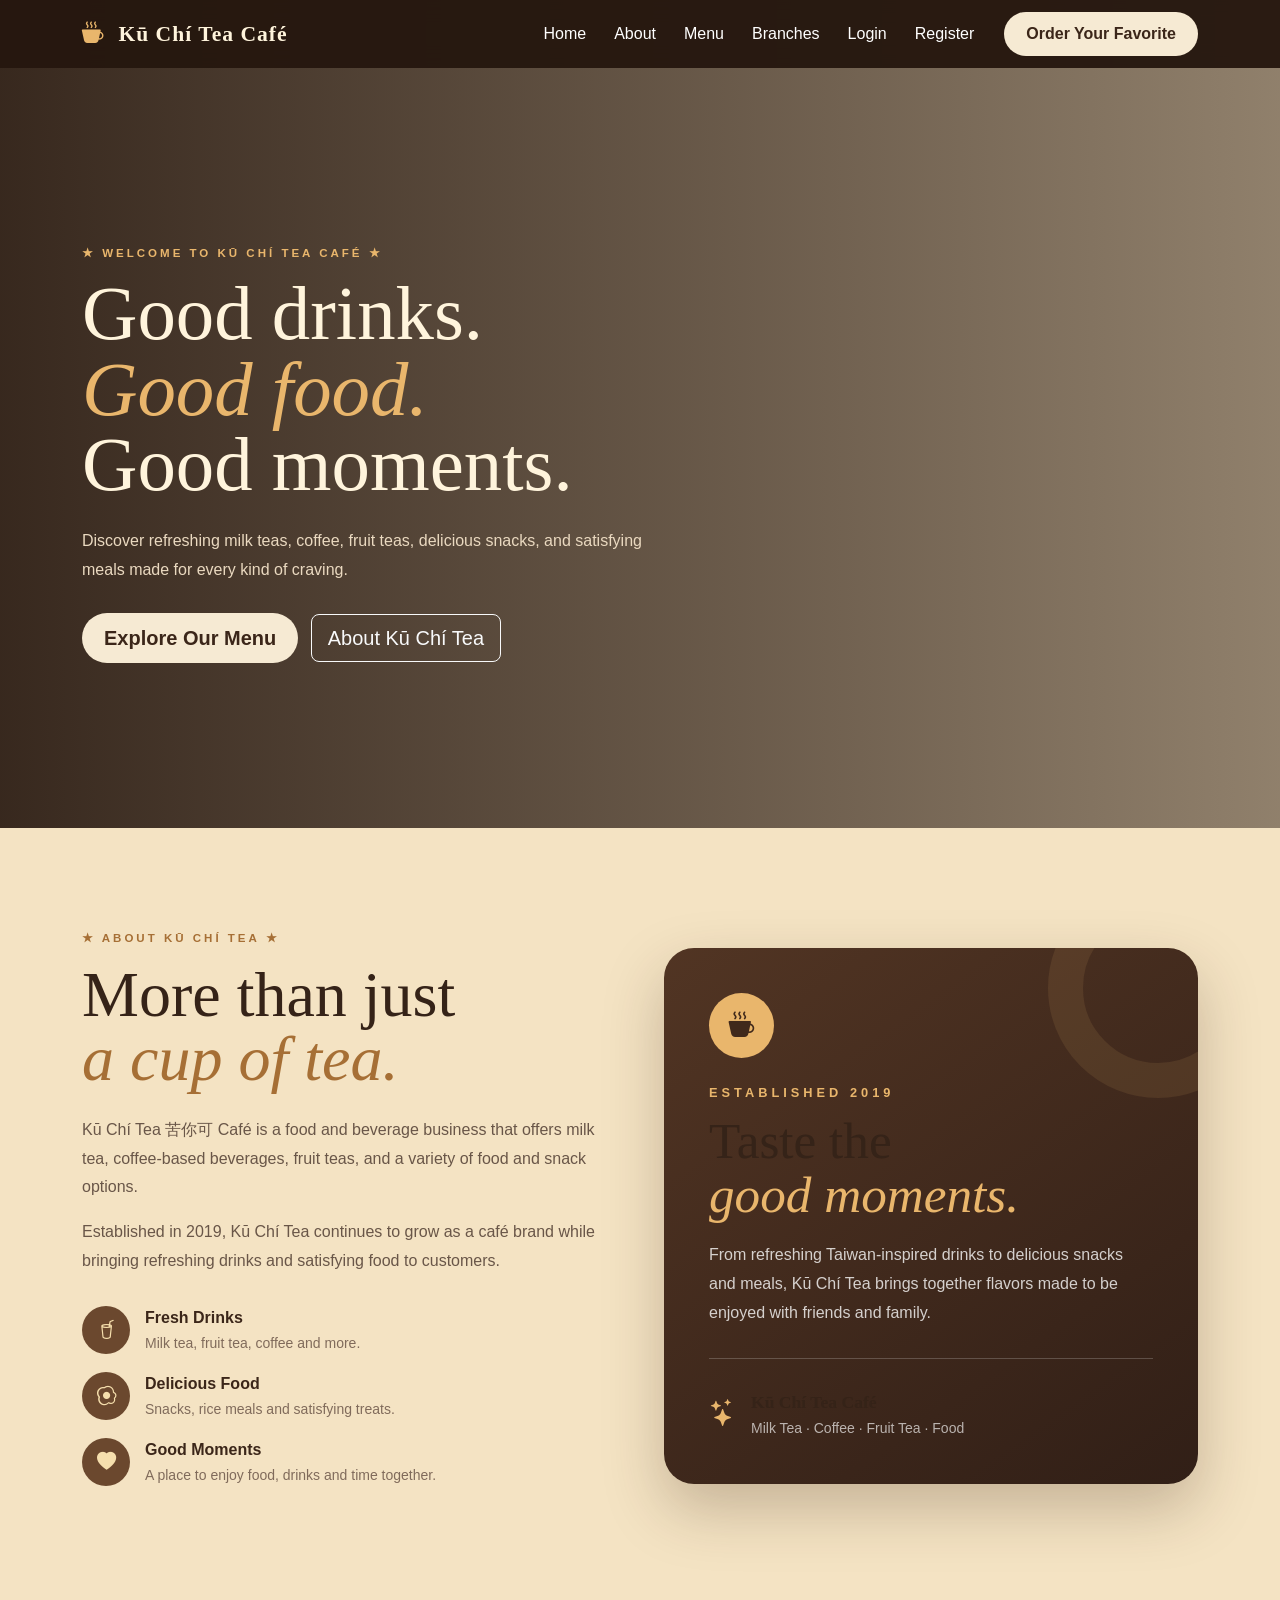
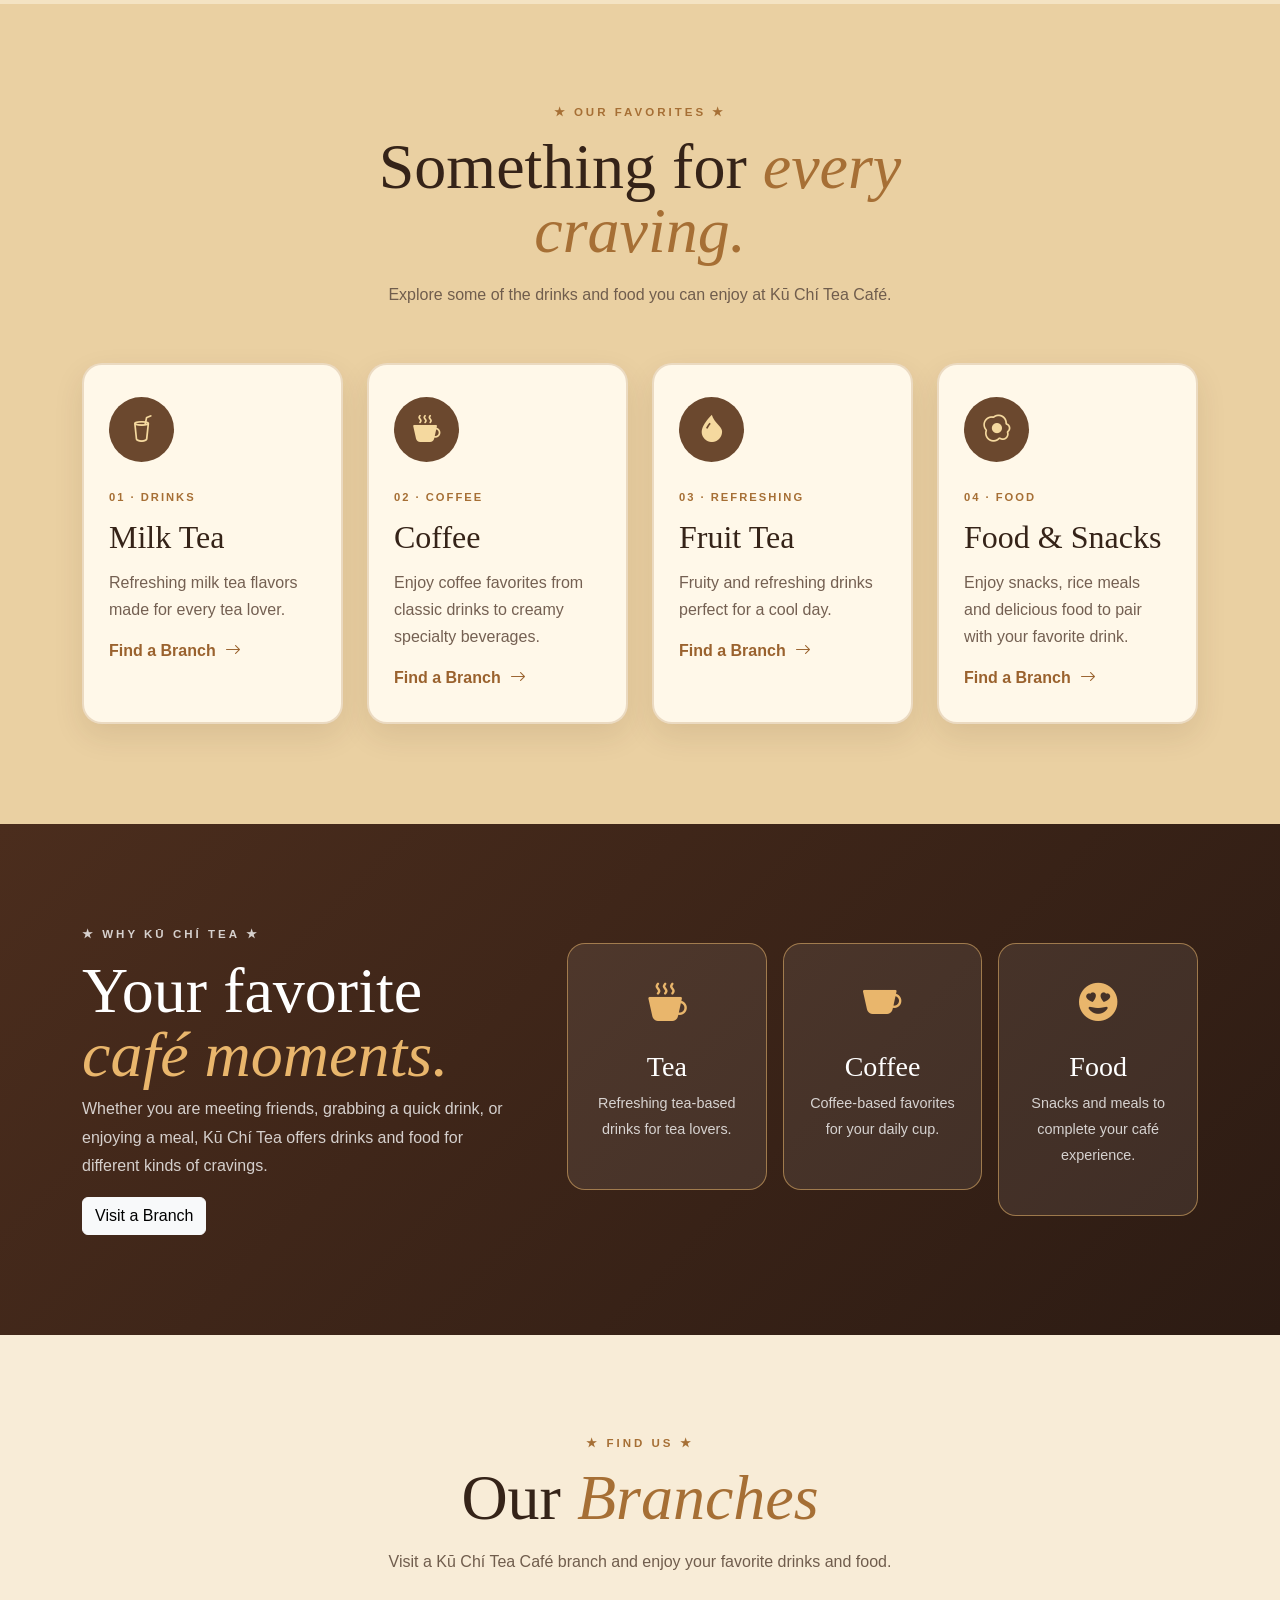
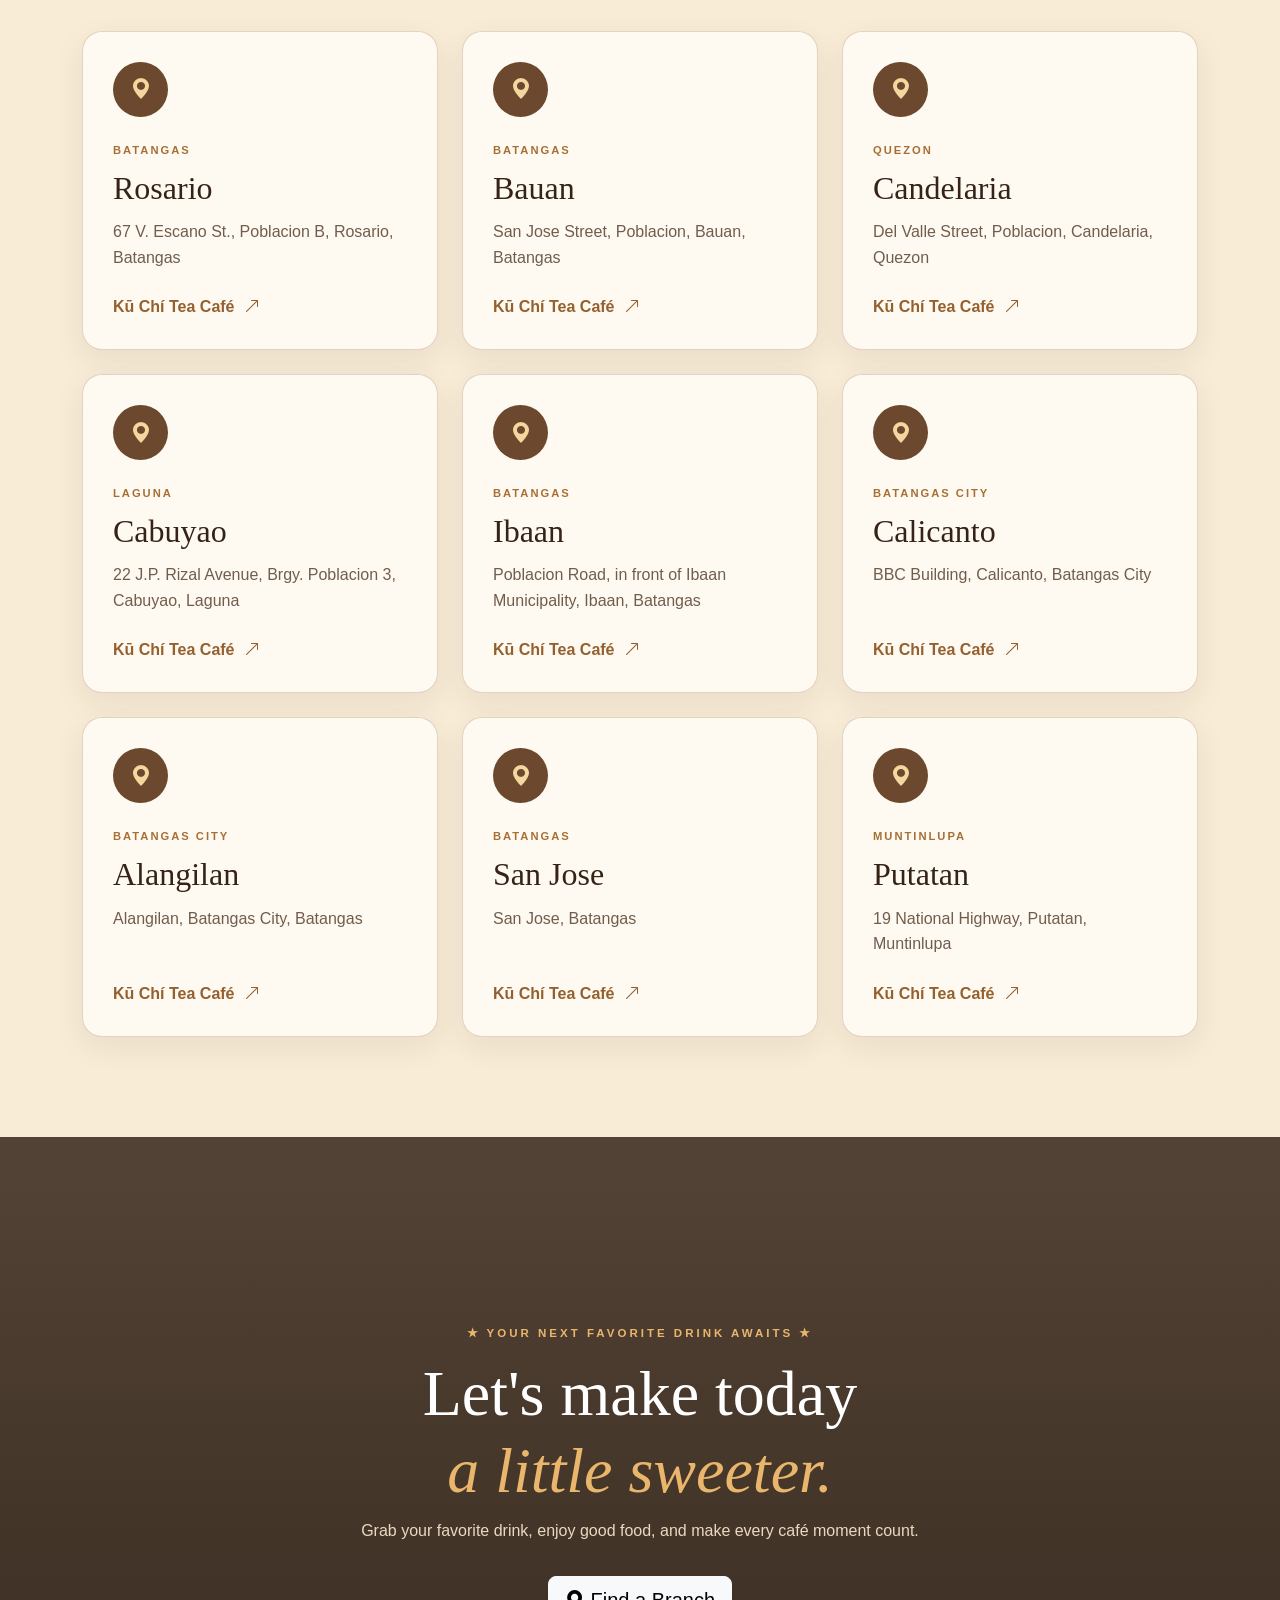
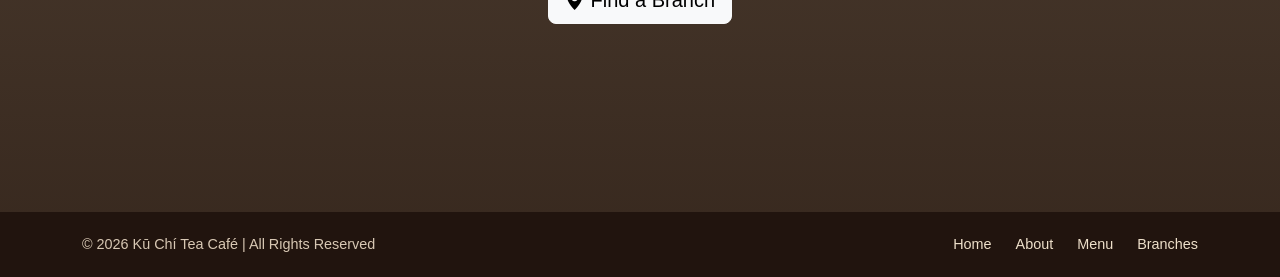
<file: index.html>
<!DOCTYPE html>
<html lang="en">
<head>
    <meta charset="UTF-8">
    <meta name="viewport" content="width=device-width, initial-scale=1.0">

    <title>Kū Chí Tea Café | Taste the Good Moments</title>

    <link href="https://cdn.jsdelivr.net/npm/bootstrap@5.3.3/dist/css/bootstrap.min.css" rel="stylesheet">

    <link rel="stylesheet"
          href="https://cdn.jsdelivr.net/npm/bootstrap-icons@1.11.3/font/bootstrap-icons.min.css">

    <link rel="stylesheet" href="landpage style.css">
</head>

<body>

<!-- ================= NAVBAR ================= -->

<header>
    <nav class="navbar navbar-expand-lg fixed-top">
        <div class="container">

            <a class="navbar-brand" href="#home">
                <i class="bi bi-cup-hot-fill"></i>
                Kū Chí Tea Café
            </a>

            <button class="navbar-toggler"
                    type="button"
                    data-bs-toggle="collapse"
                    data-bs-target="#mainNavigation"
                    aria-controls="mainNavigation"
                    aria-expanded="false"
                    aria-label="Toggle navigation">

                <span class="navbar-toggler-icon"></span>
            </button>

            <div class="collapse navbar-collapse" id="mainNavigation">

                <ul class="navbar-nav ms-auto">

                    <li class="nav-item">
                        <a class="nav-link" href="#home">Home</a>
                    </li>

                    <li class="nav-item">
                        <a class="nav-link" href="#about">About</a>
                    </li>

                    <li class="nav-item">
                        <a class="nav-link" href="#menu">Menu</a>
                    </li>

                    <li class="nav-item">
                        <a class="nav-link" href="#branches">Branches</a>
                    </li>

                    <li class="nav-item">
                        <a class="nav-link" href="login.html">Login</a>
                    </li>

                    <li class="nav-item">
                        <a class="nav-link" href="register.html">Register</a>
                    </li>

                </ul>

                <a href="login.html" class="btn btn-kuchi ms-lg-3">
                    Order Your Favorite
                </a>

            </div>
        </div>
    </nav>
</header>


<main>

<!-- ================= HERO ================= -->

<section id="home" class="hero-section">

    <div class="container">

        <div class="row align-items-center">

            <div class="col-lg-7">

                <p class="eyebrow">
                    ★ WELCOME TO KŪ CHÍ TEA CAFÉ ★
                </p>

                <h1>
                    Good drinks.
                    <span>Good food.</span>
                    Good moments.
                </h1>

                <p class="hero-text">
                    Discover refreshing milk teas, coffee, fruit teas,
                    delicious snacks, and satisfying meals made for
                    every kind of craving.
                </p>

                <div class="hero-buttons">

                    <a href="#menu" class="btn btn-kuchi btn-lg">
                        Explore Our Menu
                    </a>

                    <a href="#about" class="btn btn-outline-light btn-lg">
                        About Kū Chí Tea
                    </a>

                </div>

            </div>

        </div>

    </div>

</section>


<!-- ================= ABOUT ================= -->

<section id="about" class="about-section">

    <div class="container">

        <div class="row align-items-center g-5">

            <div class="col-lg-6">

                <p class="eyebrow dark">
                    ★ ABOUT KŪ CHÍ TEA ★
                </p>

                <h2>
                    More than just
                    <span>a cup of tea.</span>
                </h2>

                <p>
                    Kū Chí Tea 苦你可 Café is a food and beverage
                    business that offers milk tea, coffee-based
                    beverages, fruit teas, and a variety of food
                    and snack options.
                </p>

                <p>
                    Established in 2019, Kū Chí Tea continues to
                    grow as a café brand while bringing refreshing
                    drinks and satisfying food to customers.
                </p>

                <div class="about-points">

                    <div>
                        <i class="bi bi-cup-straw"></i>

                        <div>
                            <strong>Fresh Drinks</strong>
                            <small>
                                Milk tea, fruit tea, coffee and more.
                            </small>
                        </div>
                    </div>

                    <div>
                        <i class="bi bi-egg-fried"></i>

                        <div>
                            <strong>Delicious Food</strong>
                            <small>
                                Snacks, rice meals and satisfying treats.
                            </small>
                        </div>
                    </div>

                    <div>
                        <i class="bi bi-heart-fill"></i>

                        <div>
                            <strong>Good Moments</strong>
                            <small>
                                A place to enjoy food, drinks and time together.
                            </small>
                        </div>
                    </div>

                </div>

            </div>


            <div class="col-lg-6">

                <div class="about-card">

                    <div class="about-icon">
                        <i class="bi bi-cup-hot-fill"></i>
                    </div>

                    <span class="about-year">
                        ESTABLISHED 2019
                    </span>

                    <h3>
                        Taste the
                        <span>good moments.</span>
                    </h3>

                    <p>
                        From refreshing Taiwan-inspired drinks
                        to delicious snacks and meals, Kū Chí Tea
                        brings together flavors made to be enjoyed
                        with friends and family.
                    </p>

                    <div class="about-line"></div>

                    <div class="about-mini">

                        <i class="bi bi-stars"></i>

                        <div>
                            <strong>Kū Chí Tea Café</strong>
                            <small>
                                Milk Tea · Coffee · Fruit Tea · Food
                            </small>
                        </div>

                    </div>

                </div>

            </div>

        </div>

    </div>

</section>


<!-- ================= MENU ================= -->

<section id="menu" class="menu-section">

    <div class="section-heading text-center">

        <p class="eyebrow dark">
            ★ OUR FAVORITES ★
        </p>

        <h2>
            Something for
            <span>every craving.</span>
        </h2>

        <p>
            Explore some of the drinks and food you can enjoy
            at Kū Chí Tea Café.
        </p>

    </div>


    <div class="container">

        <div class="row g-4">

            <!-- MILK TEA -->

            <div class="col-md-6 col-lg-3">

                <article class="menu-card">

                    <div class="menu-icon">
                        <i class="bi bi-cup-straw"></i>
                    </div>

                    <span>01 · DRINKS</span>

                    <h3>Milk Tea</h3>

                    <p>
                        Refreshing milk tea flavors made for
                        every tea lover.
                    </p>

                    <a href="#branches">
                        Find a Branch
                        <i class="bi bi-arrow-right"></i>
                    </a>

                </article>

            </div>


            <!-- COFFEE -->

            <div class="col-md-6 col-lg-3">

                <article class="menu-card">

                    <div class="menu-icon">
                        <i class="bi bi-cup-hot-fill"></i>
                    </div>

                    <span>02 · COFFEE</span>

                    <h3>Coffee</h3>

                    <p>
                        Enjoy coffee favorites from classic
                        drinks to creamy specialty beverages.
                    </p>

                    <a href="#branches">
                        Find a Branch
                        <i class="bi bi-arrow-right"></i>
                    </a>

                </article>

            </div>


            <!-- FRUIT TEA -->

            <div class="col-md-6 col-lg-3">

                <article class="menu-card">

                    <div class="menu-icon">
                        <i class="bi bi-droplet-fill"></i>
                    </div>

                    <span>03 · REFRESHING</span>

                    <h3>Fruit Tea</h3>

                    <p>
                        Fruity and refreshing drinks perfect
                        for a cool day.
                    </p>

                    <a href="#branches">
                        Find a Branch
                        <i class="bi bi-arrow-right"></i>
                    </a>

                </article>

            </div>


            <!-- FOOD -->

            <div class="col-md-6 col-lg-3">

                <article class="menu-card">

                    <div class="menu-icon">
                        <i class="bi bi-egg-fried"></i>
                    </div>

                    <span>04 · FOOD</span>

                    <h3>Food & Snacks</h3>

                    <p>
                        Enjoy snacks, rice meals and delicious
                        food to pair with your favorite drink.
                    </p>

                    <a href="#branches">
                        Find a Branch
                        <i class="bi bi-arrow-right"></i>
                    </a>

                </article>

            </div>

        </div>

    </div>

</section>


<!-- ================= SPECIALTIES ================= -->

<section class="special-section">

    <div class="container">

        <div class="row align-items-center g-5">

            <div class="col-lg-5">

                <p class="eyebrow">
                    ★ WHY KŪ CHÍ TEA ★
                </p>

                <h2>
                    Your favorite
                    <span>café moments.</span>
                </h2>

                <p>
                    Whether you are meeting friends, grabbing a
                    quick drink, or enjoying a meal, Kū Chí Tea
                    offers drinks and food for different kinds
                    of cravings.
                </p>

                <a href="#branches" class="btn btn-light">
                    Visit a Branch
                </a>

            </div>


            <div class="col-lg-7">

                <div class="row g-3">

                    <div class="col-md-4">

                        <article class="special-card">

                            <i class="bi bi-cup-hot-fill"></i>

                            <h3>Tea</h3>

                            <p>
                                Refreshing tea-based drinks
                                for tea lovers.
                            </p>

                        </article>

                    </div>


                    <div class="col-md-4">

                        <article class="special-card">

                            <i class="bi bi-cup-fill"></i>

                            <h3>Coffee</h3>

                            <p>
                                Coffee-based favorites
                                for your daily cup.
                            </p>

                        </article>

                    </div>


                    <div class="col-md-4">

                        <article class="special-card">

                            <i class="bi bi-emoji-heart-eyes-fill"></i>

                            <h3>Food</h3>

                            <p>
                                Snacks and meals to complete
                                your café experience.
                            </p>

                        </article>

                    </div>

                </div>

            </div>

        </div>

    </div>

</section>


<!-- ================= BRANCHES ================= -->

<section id="branches" class="branches-section">

    <div class="section-heading text-center">

        <p class="eyebrow dark">
            ★ FIND US ★
        </p>

        <h2>
            Our
            <span>Branches</span>
        </h2>

        <p>
            Visit a Kū Chí Tea Café branch and enjoy your
            favorite drinks and food.
        </p>

    </div>


    <div class="container">

        <div class="row g-4">


            <!-- ROSARIO -->

            <div class="col-md-6 col-lg-4">

                <article class="branch-card">

                    <div class="branch-icon">
                        <i class="bi bi-geo-alt-fill"></i>
                    </div>

                    <span>BATANGAS</span>

                    <h3>Rosario</h3>

                    <p>
                        67 V. Escano St.,
                        Poblacion B,
                        Rosario, Batangas
                    </p>

                    <a href="#home">
                        Kū Chí Tea Café
                        <i class="bi bi-arrow-up-right"></i>
                    </a>

                </article>

            </div>


            <!-- BAUAN -->

            <div class="col-md-6 col-lg-4">

                <article class="branch-card">

                    <div class="branch-icon">
                        <i class="bi bi-geo-alt-fill"></i>
                    </div>

                    <span>BATANGAS</span>

                    <h3>Bauan</h3>

                    <p>
                        San Jose Street,
                        Poblacion,
                        Bauan, Batangas
                    </p>

                    <a href="#home">
                        Kū Chí Tea Café
                        <i class="bi bi-arrow-up-right"></i>
                    </a>

                </article>

            </div>


            <!-- CANDELARIA -->

            <div class="col-md-6 col-lg-4">

                <article class="branch-card">

                    <div class="branch-icon">
                        <i class="bi bi-geo-alt-fill"></i>
                    </div>

                    <span>QUEZON</span>

                    <h3>Candelaria</h3>

                    <p>
                        Del Valle Street,
                        Poblacion,
                        Candelaria, Quezon
                    </p>

                    <a href="#home">
                        Kū Chí Tea Café
                        <i class="bi bi-arrow-up-right"></i>
                    </a>

                </article>

            </div>


            <!-- CABUYAO -->

            <div class="col-md-6 col-lg-4">

                <article class="branch-card">

                    <div class="branch-icon">
                        <i class="bi bi-geo-alt-fill"></i>
                    </div>

                    <span>LAGUNA</span>

                    <h3>Cabuyao</h3>

                    <p>
                        22 J.P. Rizal Avenue,
                        Brgy. Poblacion 3,
                        Cabuyao, Laguna
                    </p>

                    <a href="#home">
                        Kū Chí Tea Café
                        <i class="bi bi-arrow-up-right"></i>
                    </a>

                </article>

            </div>


            <!-- IBAAN -->

            <div class="col-md-6 col-lg-4">

                <article class="branch-card">

                    <div class="branch-icon">
                        <i class="bi bi-geo-alt-fill"></i>
                    </div>

                    <span>BATANGAS</span>

                    <h3>Ibaan</h3>

                    <p>
                        Poblacion Road,
                        in front of Ibaan Municipality,
                        Ibaan, Batangas
                    </p>

                    <a href="#home">
                        Kū Chí Tea Café
                        <i class="bi bi-arrow-up-right"></i>
                    </a>

                </article>

            </div>


            <!-- CALICANTO -->

            <div class="col-md-6 col-lg-4">

                <article class="branch-card">

                    <div class="branch-icon">
                        <i class="bi bi-geo-alt-fill"></i>
                    </div>

                    <span>BATANGAS CITY</span>

                    <h3>Calicanto</h3>

                    <p>
                        BBC Building,
                        Calicanto,
                        Batangas City
                    </p>

                    <a href="#home">
                        Kū Chí Tea Café
                        <i class="bi bi-arrow-up-right"></i>
                    </a>

                </article>

            </div>


            <!-- ALANGILAN -->

            <div class="col-md-6 col-lg-4">

                <article class="branch-card">

                    <div class="branch-icon">
                        <i class="bi bi-geo-alt-fill"></i>
                    </div>

                    <span>BATANGAS CITY</span>

                    <h3>Alangilan</h3>

                    <p>
                        Alangilan,
                        Batangas City,
                        Batangas
                    </p>

                    <a href="#home">
                        Kū Chí Tea Café
                        <i class="bi bi-arrow-up-right"></i>
                    </a>

                </article>

            </div>


            <!-- SAN JOSE -->

            <div class="col-md-6 col-lg-4">

                <article class="branch-card">

                    <div class="branch-icon">
                        <i class="bi bi-geo-alt-fill"></i>
                    </div>

                    <span>BATANGAS</span>

                    <h3>San Jose</h3>

                    <p>
                        San Jose,
                        Batangas
                    </p>

                    <a href="#home">
                        Kū Chí Tea Café
                        <i class="bi bi-arrow-up-right"></i>
                    </a>

                </article>

            </div>


            <!-- PUTATAN -->

            <div class="col-md-6 col-lg-4">

                <article class="branch-card">

                    <div class="branch-icon">
                        <i class="bi bi-geo-alt-fill"></i>
                    </div>

                    <span>MUNTINLUPA</span>

                    <h3>Putatan</h3>

                    <p>
                        19 National Highway,
                        Putatan,
                        Muntinlupa
                    </p>

                    <a href="#home">
                        Kū Chí Tea Café
                        <i class="bi bi-arrow-up-right"></i>
                    </a>

                </article>

            </div>

        </div>

    </div>

</section>


<!-- ================= CTA ================= -->

<section class="cta-section">

    <div class="container text-center">

        <p class="eyebrow">
            ★ YOUR NEXT FAVORITE DRINK AWAITS ★
        </p>

        <h2>
            Let's make today
            <span>a little sweeter.</span>
        </h2>

        <p>
            Grab your favorite drink, enjoy good food,
            and make every café moment count.
        </p>

        <a href="#branches" class="btn btn-light btn-lg">
            <i class="bi bi-geo-alt-fill"></i>
            Find a Branch
        </a>

    </div>

</section>

</main>


<!-- ================= FOOTER ================= -->

<footer>

    <div class="container">

        <div class="row align-items-center">

            <div class="col-md-6">

                <p class="mb-md-0">
                    © 2026 Kū Chí Tea Café | All Rights Reserved
                </p>

            </div>

            <div class="col-md-6 text-md-end">

                <a href="#home">Home</a>
                <a href="#about">About</a>
                <a href="#menu">Menu</a>
                <a href="#branches">Branches</a>

            </div>

        </div>

    </div>

</footer>


<script src="https://cdn.jsdelivr.net/npm/bootstrap@5.3.3/dist/js/bootstrap.bundle.min.js"></script>

</body>
</html>
</file>
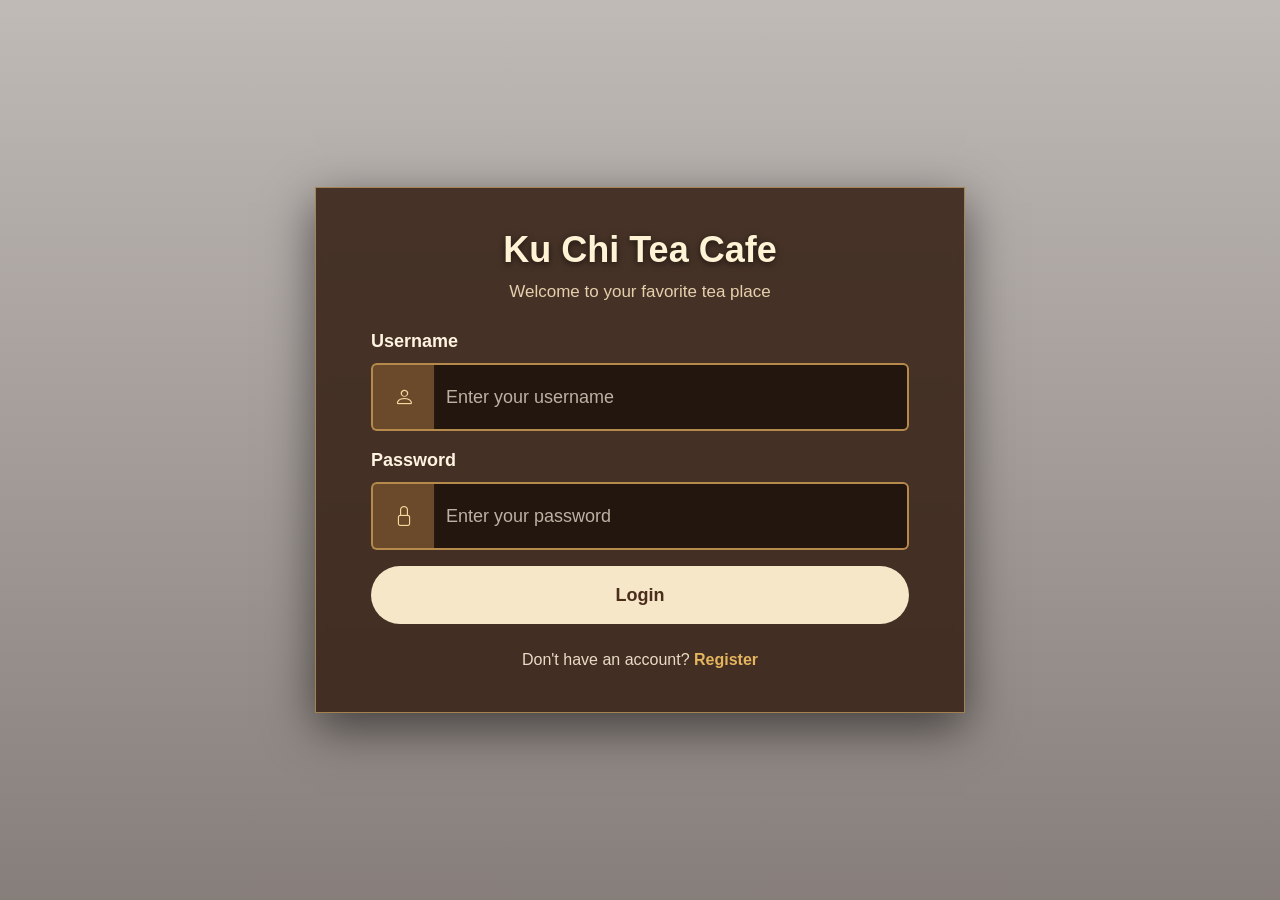
<file: login.html>
<!DOCTYPE html>
<html lang="en">

<head>
    <meta charset="UTF-8">
    <meta name="viewport" content="width=device-width, initial-scale=1.0">

    <title>Kū Chí Tea Café | Login</title>

    <link href="https://cdn.jsdelivr.net/npm/bootstrap@5.3.3/dist/css/bootstrap.min.css" rel="stylesheet">

    <link rel="stylesheet"
        href="https://cdn.jsdelivr.net/npm/bootstrap-icons@1.11.3/font/bootstrap-icons.min.css">

    <link rel="stylesheet" href="style.css">
</head>

<body class="auth-page">

    <main class="auth-wrapper">

        <section class="auth-card">

            <div class="text-center mb-4">

                <h1 class="brand-title">
                    Ku Chi Tea Cafe
                </h1>

                <p class="brand-subtitle">
                    Welcome to your favorite tea place
                </p>

            </div>


            <form action="index.html" method="get" novalidate>

                <!-- USERNAME -->

                <div class="mb-3">

                    <label for="username" class="form-label">
                        Username
                    </label>

                    <div class="input-group">

                        <span class="input-group-text">
                            <i class="bi bi-person"></i>
                        </span>

                        <input
                            type="text"
                            class="form-control"
                            id="username"
                            placeholder="Enter your username"
                            required
                            minlength="3">

                    </div>

                    <div class="validation-message">
                        Please enter your username.
                    </div>

                </div>


                <!-- PASSWORD -->

                <div class="mb-3">

                    <label for="password" class="form-label">
                        Password
                    </label>

                    <div class="input-group">

                        <span class="input-group-text">
                            <i class="bi bi-lock"></i>
                        </span>

                        <input
                            type="password"
                            class="form-control"
                            id="password"
                            placeholder="Enter your password"
                            required
                            minlength="6">

                    </div>

                    <div class="validation-message">
                        Please enter your password.
                    </div>

                </div>


                <button type="submit" class="btn btn-cafe w-100">
                    Login
                </button>

            </form>


            <p class="text-center account-text mt-4 mb-0">

                Don't have an account?

                <a href="register.html">
                    Register
                </a>

            </p>

        </section>

    </main>

</body>

</html>
</file>
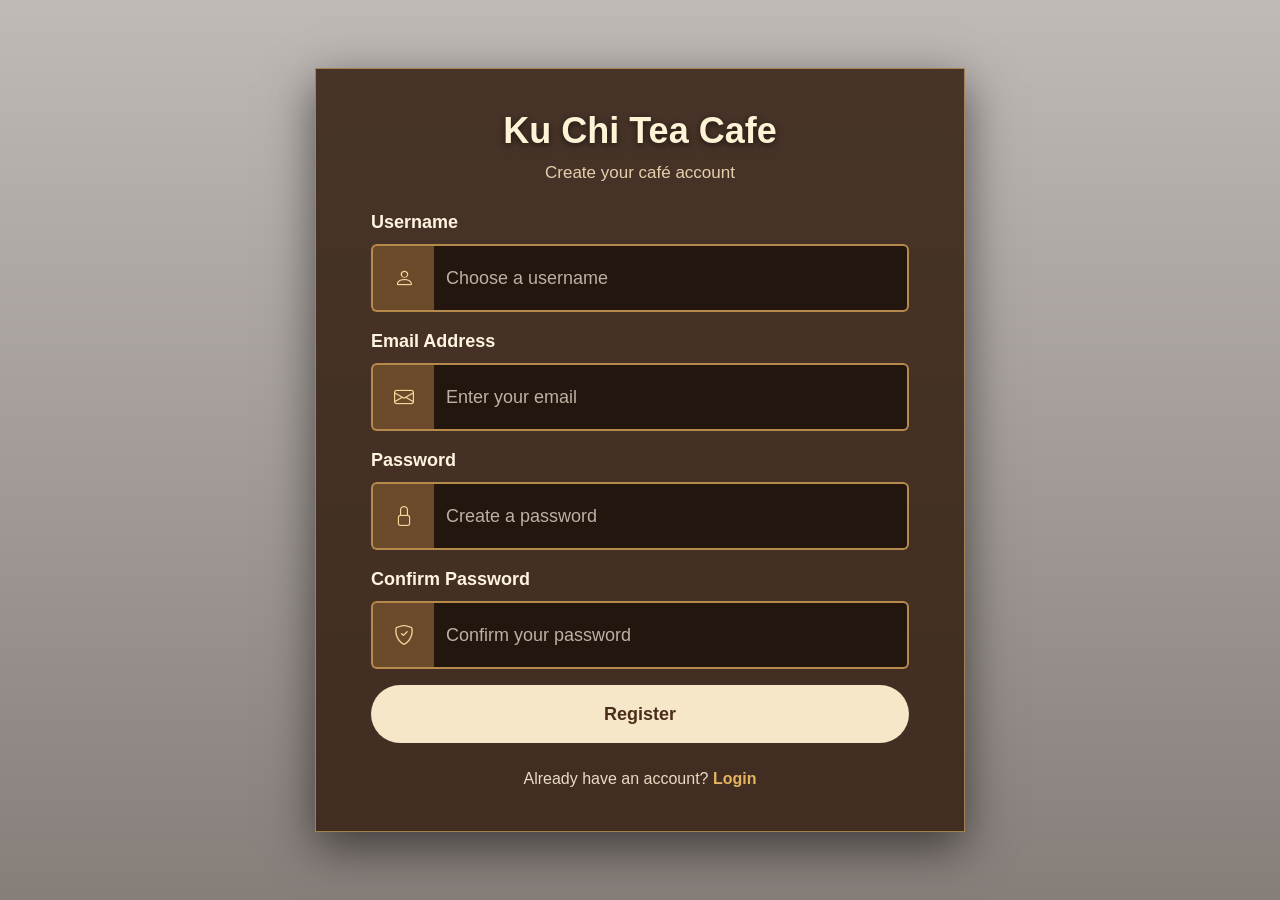
<file: register.html>
<!DOCTYPE html>
<html lang="en">

<head>
    <meta charset="UTF-8">
    <meta name="viewport" content="width=device-width, initial-scale=1.0">

    <title>Ku Chi Tea Cafe | Register</title>

    <link href="https://cdn.jsdelivr.net/npm/bootstrap@5.3.3/dist/css/bootstrap.min.css" rel="stylesheet">

    <link rel="stylesheet"
        href="https://cdn.jsdelivr.net/npm/bootstrap-icons@1.11.3/font/bootstrap-icons.min.css">

    <link rel="stylesheet" href="style.css">
</head>

<body class="auth-page">

    <main class="auth-wrapper">

        <section class="auth-card">

            <div class="text-center mb-4">

                <h1 class="brand-title">
                    Ku Chi Tea Cafe
                </h1>

                <p class="brand-subtitle">
                    Create your café account
                </p>

            </div>


            <form action="login.html" method="get" novalidate>

                <!-- USERNAME -->

                <div class="mb-3">

                    <label for="username" class="form-label">
                        Username
                    </label>

                    <div class="input-group">

                        <span class="input-group-text">
                            <i class="bi bi-person"></i>
                        </span>

                        <input
                            type="text"
                            class="form-control"
                            id="username"
                            placeholder="Choose a username"
                            required
                            minlength="3">

                    </div>

                    <div class="validation-message">
                        Please enter your username.
                    </div>

                </div>


                <!-- EMAIL -->

                <div class="mb-3">

                    <label for="email" class="form-label">
                        Email Address
                    </label>

                    <div class="input-group">

                        <span class="input-group-text">
                            <i class="bi bi-envelope"></i>
                        </span>

                        <input
                            type="email"
                            class="form-control"
                            id="email"
                            placeholder="Enter your email"
                            required>

                    </div>

                    <div class="validation-message">
                        Please enter a valid email address.
                    </div>

                </div>


                <!-- PASSWORD -->

                <div class="mb-3">

                    <label for="password" class="form-label">
                        Password
                    </label>

                    <div class="input-group">

                        <span class="input-group-text">
                            <i class="bi bi-lock"></i>
                        </span>

                        <input
                            type="password"
                            class="form-control"
                            id="password"
                            placeholder="Create a password"
                            required
                            minlength="6">

                    </div>

                    <div class="validation-message">
                        Please enter your password.
                    </div>

                </div>


                <!-- CONFIRM PASSWORD -->

                <div class="mb-3">

                    <label for="confirmPassword" class="form-label">
                        Confirm Password
                    </label>

                    <div class="input-group">

                        <span class="input-group-text">
                            <i class="bi bi-shield-check"></i>
                        </span>

                        <input
                            type="password"
                            class="form-control"
                            id="confirmPassword"
                            placeholder="Confirm your password"
                            required
                            minlength="6">

                    </div>

                    <div class="validation-message">
                        Please confirm your password.
                    </div>

                </div>


                <button type="submit" class="btn btn-cafe w-100">
                    Register
                </button>

            </form>


            <p class="text-center account-text mt-4 mb-0">

                Already have an account?

                <a href="login.html">
                    Login
                </a>

            </p>

        </section>

    </main>

</body>

</html>
</file>
<file: landpage style.css>
* {
    box-sizing: border-box;
}

html {
    scroll-behavior: smooth;
}

body {
    margin: 0;
    font-family: "Segoe UI", Arial, sans-serif;
    color: #fff;
    background: #f4e3c3;
}

section {
    scroll-margin-top: 70px;
}


/* ================= NAVBAR ================= */

.navbar {
    padding: 12px 0;
    background: rgba(38, 23, 15, .96);
    backdrop-filter: blur(10px);
}

.navbar-brand {
    color: #fff4dc;
    font-family: Georgia, serif;
    font-size: 1.35rem;
    font-weight: bold;
    letter-spacing: 1px;
}

.navbar-brand:hover {
    color: #e9b66c;
}

.navbar-brand i {
    color: #e9b66c;
    margin-right: 7px;
}

.nav-link {
    color: #fff !important;
    margin: 0 6px;
    font-weight: 500;
}

.nav-link:hover {
    color: #e9b66c !important;
}

.navbar-toggler {
    border-color: rgba(255,255,255,.5);
}

.navbar-toggler-icon {
    filter: brightness(0) invert(1);
}


/* ================= BUTTONS ================= */

.btn-kuchi {
    color: #3b2619;
    background: #f6ead3;
    border: none;
    border-radius: 25px;
    padding: 10px 22px;
    font-weight: 700;
}

.btn-kuchi:hover {
    color: #3b2619;
    background: #e5c98f;
}


/* ================= HERO ================= */

.hero-section {
    min-height: 92vh;
    display: flex;
    align-items: center;
    padding-top: 80px;

    background-image:
        linear-gradient(
            90deg,
            rgba(35, 20, 12, .90),
            rgba(35, 20, 12, .48)
        ),
        url("https://i.pinimg.com/1200x/e9/68/9e/e9689e47fa3b6358c9ed83d6c9bc444c.jpg");

    background-size: cover;
    background-position: center;
    background-repeat: no-repeat;
}

.eyebrow {
    font-size: .72rem;
    font-weight: 800;
    letter-spacing: 3px;
    margin-bottom: 14px;
    color: #e9b66c;
}

.eyebrow.dark {
    color: #a66f35;
}

.hero-section h1 {
    font-family: Georgia, serif;
    font-size: clamp(3rem, 6vw, 6rem);
    line-height: .98;
    margin-bottom: 25px;
    color: #fff4dc;
}

.hero-section h1 span {
    display: block;
    color: #e9b66c;
    font-style: italic;
    font-weight: normal;
}

.hero-text {
    max-width: 600px;
    line-height: 1.8;
    margin-bottom: 28px;
    color: #ead9c0;
}

.hero-buttons .btn {
    margin-right: 8px;
}


/* ================= ABOUT ================= */

.about-section {
    padding: 100px 0;
    background: #f4e3c3;
    color: #352318;
}

.about-section h2 {
    font-family: Georgia, serif;
    font-size: clamp(2.7rem, 5vw, 4.8rem);
    line-height: 1;
    margin-bottom: 25px;
}

.about-section h2 span {
    display: block;
    color: #a66f35;
    font-style: italic;
}

.about-section p {
    color: #695648;
    line-height: 1.8;
}

.about-points {
    margin-top: 30px;
}

.about-points > div {
    display: flex;
    align-items: center;
    gap: 15px;
    margin-bottom: 18px;
}

.about-points i {
    width: 48px;
    height: 48px;
    display: flex;
    align-items: center;
    justify-content: center;
    border-radius: 50%;
    background: #6b482e;
    color: #f6dfad;
    font-size: 1.2rem;
}

.about-points strong {
    display: block;
    color: #3b2619;
}

.about-points small {
    display: block;
    color: #806b5b;
    margin-top: 3px;
}

.about-card {
    position: relative;
    padding: 45px;
    min-height: 480px;
    border-radius: 30px;
    overflow: hidden;

    background:
        linear-gradient(
            145deg,
            rgba(76, 47, 30, .97),
            rgba(45, 27, 19, .98)
        );

    box-shadow: 0 25px 60px rgba(60,35,20,.25);
}

.about-card::before {
    content: "";
    position: absolute;
    width: 220px;
    height: 220px;
    right: -70px;
    top: -70px;
    border-radius: 50%;
    border: 35px solid rgba(233,182,108,.10);
}

.about-icon {
    width: 65px;
    height: 65px;
    display: flex;
    align-items: center;
    justify-content: center;
    margin-bottom: 25px;

    border-radius: 50%;
    background: #e9b66c;
    color: #40291b;
    font-size: 1.6rem;
}

.about-year {
    display: block;
    color: #e9b66c;
    font-size: .8rem;
    font-weight: 800;
    letter-spacing: 4px;
    margin-bottom: 12px;
}

.about-card h3 {
    font-family: Georgia, serif;
    font-size: clamp(2.3rem, 4vw, 3.7rem);
    line-height: 1.05;
    margin-bottom: 20px;
}

.about-card h3 span {
    display: block;
    color: #e9b66c;
    font-style: italic;
}

.about-card > p {
    color: rgba(255,255,255,.78);
    line-height: 1.8;
}

.about-line {
    height: 1px;
    width: 100%;
    margin: 30px 0;
    background: rgba(255,255,255,.2);
}

.about-mini {
    display: flex;
    align-items: center;
    gap: 15px;
}

.about-mini i {
    font-size: 1.7rem;
    color: #e9b66c;
}

.about-mini strong {
    display: block;
    font-family: Georgia, serif;
    font-size: 1.1rem;
}

.about-mini small {
    display: block;
    color: rgba(255,255,255,.65);
    margin-top: 3px;
}


/* ================= MENU ================= */

.menu-section {
    padding: 100px 0;
    background: #ead0a2;
    color: #352318;
}

.section-heading {
    max-width: 700px;
    margin: 0 auto 55px;
}

.section-heading h2 {
    font-family: Georgia, serif;
    font-size: clamp(2.7rem, 5vw, 4.7rem);
    line-height: 1;
    margin-bottom: 18px;
}

.section-heading h2 span {
    color: #a66f35;
    font-style: italic;
}

.section-heading > p:last-child {
    color: #705d4d;
    line-height: 1.7;
}

.menu-card {
    height: 100%;
    padding: 32px 25px;
    border-radius: 20px;
    background: #fff8e9;
    border: 2px solid rgba(166,111,53,.22);
    box-shadow: 0 12px 30px rgba(67,39,21,.10);
    transition: .3s;
}

.menu-card:hover {
    transform: translateY(-8px);
    box-shadow: 0 20px 40px rgba(67,39,21,.18);
}

.menu-icon {
    width: 65px;
    height: 65px;
    display: flex;
    align-items: center;
    justify-content: center;
    margin-bottom: 22px;
    border-radius: 50%;
    background: #6b482e;
    color: #f5d99f;
    font-size: 1.7rem;
}

.menu-card > span {
    color: #a66f35;
    font-size: .7rem;
    font-weight: 800;
    letter-spacing: 2px;
}

.menu-card h3 {
    font-family: Georgia, serif;
    font-size: 2rem;
    margin: 10px 0 12px;
}

.menu-card p {
    color: #746052;
    line-height: 1.7;
}

.menu-card a {
    color: #9a622e;
    text-decoration: none;
    font-weight: 700;
}

.menu-card a:hover {
    color: #5e3b24;
}

.menu-card a i {
    margin-left: 5px;
}


/* ================= SPECIAL ================= */

.special-section {
    padding: 100px 0;
    background: linear-gradient(135deg, #4b2d1d, #2c1b13);
}

.special-section h2 {
    font-family: Georgia, serif;
    font-size: clamp(2.8rem, 5vw, 4.8rem);
    line-height: 1;
}

.special-section h2 span {
    display: block;
    color: #e9b66c;
    font-style: italic;
}

.special-section p {
    color: rgba(255,255,255,.78);
    line-height: 1.8;
}

.special-card {
    min-height: 230px;
    padding: 30px 20px;
    text-align: center;
    background: rgba(255,255,255,.08);
    border: 1px solid rgba(233,182,108,.55);
    border-radius: 18px;
    transition: .3s;
}

.special-card:hover {
    transform: translateY(-8px);
    background: rgba(255,255,255,.13);
}

.special-card i {
    display: block;
    margin-bottom: 18px;
    color: #e9b66c;
    font-size: 2.4rem;
}

.special-card h3 {
    font-family: Georgia, serif;
}

.special-card p {
    font-size: .9rem;
}


/* ================= BRANCHES ================= */

.branches-section {
    padding: 100px 0;
    background: #f8ecd7;
    color: #352318;
}

.branch-card {
    height: 100%;
    padding: 30px;
    border-radius: 20px;
    background: #fffaf1;
    border: 1px solid rgba(145,97,50,.25);
    box-shadow: 0 10px 30px rgba(61,38,22,.08);
    transition: .3s;
}

.branch-card:hover {
    transform: translateY(-7px);
    box-shadow: 0 18px 40px rgba(61,38,22,.16);
}

.branch-icon {
    width: 55px;
    height: 55px;
    display: flex;
    align-items: center;
    justify-content: center;
    margin-bottom: 20px;
    border-radius: 50%;
    background: #6b482e;
    color: #f3d79e;
    font-size: 1.3rem;
}

.branch-card > span {
    color: #a66f35;
    font-size: .7rem;
    font-weight: 800;
    letter-spacing: 2px;
}

.branch-card h3 {
    margin: 8px 0 12px;
    font-family: Georgia, serif;
    font-size: 2rem;
}

.branch-card p {
    min-height: 60px;
    color: #705d4d;
    line-height: 1.6;
}

.branch-card a {
    color: #95602f;
    text-decoration: none;
    font-weight: 700;
}

.branch-card a:hover {
    color: #4e301e;
}

.branch-card a i {
    margin-left: 5px;
}


/* ================= CTA ================= */

.cta-section {
    min-height: 75vh;
    display: flex;
    align-items: center;
    justify-content: center;
    padding: 80px 20px;

    background-image:
        linear-gradient(
            rgba(37,22,14,.78),
            rgba(37,22,14,.90)
        ),
        url("https://i.pinimg.com/1200x/e9/68/9e/e9689e47fa3b6358c9ed83d6c9bc444c.jpg");

    background-size: cover;
    background-position: center;
}

.cta-section h2 {
    font-family: Georgia, serif;
    font-size: clamp(2.8rem, 5vw, 5rem);
}

.cta-section h2 span {
    display: block;
    color: #e9b66c;
    font-style: italic;
}

.cta-section p:not(.eyebrow) {
    max-width: 650px;
    margin: 0 auto 30px;
    color: #ead9c0;
    line-height: 1.8;
}


/* ================= FOOTER ================= */

footer {
    padding: 22px 0;
    background: #21140e;
    color: #d8c8b4;
    font-size: .9rem;
}

footer p {
    margin: 0;
}

footer a {
    color: #eee0ca;
    text-decoration: none;
    margin-left: 20px;
}

footer a:hover {
    color: #e9b66c;
}


/* ================= TABLET ================= */

@media (max-width: 991px) {

    .navbar {
        background: rgba(38,23,15,.98);
    }

    .navbar .btn {
        margin-top: 10px;
    }

    .about-card {
        min-height: auto;
    }

}


/* ================= MOBILE ================= */

@media (max-width: 576px) {

    .hero-section {
        min-height: 90vh;
    }

    .hero-section h1 {
        font-size: 3.1rem;
    }

    .hero-buttons .btn {
        display: block;
        width: 100%;
        margin: 8px 0;
    }

    .about-section,
    .menu-section,
    .special-section,
    .branches-section {
        padding: 70px 20px;
    }

    .about-card {
        padding: 30px;
        border-radius: 24px;
    }

    .menu-card {
        padding: 28px 22px;
    }

    .branch-card {
        padding: 25px;
    }

    .special-section {
        text-align: center;
    }

    .cta-section {
        min-height: 70vh;
    }

    footer {
        text-align: center;
    }

    footer a {
        display: inline-block;
        margin: 8px 6px 0;
    }

}
</file>
<file: style.css>
* {
    box-sizing: border-box;
}

html,
body {
    width: 100%;
    min-height: 100%;
    margin: 0;
    padding: 0;
}

body {
    font-family: Arial, sans-serif;
}


/* =========================
   BACKGROUND
========================= */

.auth-page {
    min-height: 100vh;

    background-image:
        linear-gradient(
            rgba(45, 27, 16, 0.30),
            rgba(35, 20, 12, 0.55)
        ),
        url("https://i.pinimg.com/1200x/e9/68/9e/e9689e47fa3b6358c9ed83d6c9bc444c.jpg");

    background-size: cover;
    background-position: center;
    background-repeat: no-repeat;
    background-attachment: fixed;
}


/* =========================
   CENTER
========================= */

.auth-wrapper {
    min-height: 100vh;

    display: flex;
    align-items: center;
    justify-content: center;

    padding: 30px 15px;
}


/* =========================
   CARD
========================= */

.auth-card {
    width: 100%;
    max-width: 650px;

    padding: 40px 55px;

    border-radius: 0;

    background: rgba(55, 34, 21, 0.88);

    border: 1px solid rgba(225, 185, 111, 0.60);

    box-shadow:
        0 15px 45px rgba(0, 0, 0, 0.55);

    backdrop-filter: blur(6px);
}


/* =========================
   TITLE
========================= */

.brand-title {
    color: #fff3d6;

    font-size: 36px;

    font-weight: 700;

    margin-bottom: 8px;

    text-shadow:
        0 2px 7px rgba(0, 0, 0, 0.60);
}

.brand-subtitle {
    color: #e5cfad;

    font-size: 17px;

    margin-bottom: 0;
}


/* =========================
   LABEL
========================= */

.form-label {
    color: #fff4df;

    font-size: 18px;

    font-weight: 700;

    margin-bottom: 8px;
}


/* =========================
   ICON
========================= */

.input-group-text {
    width: 64px;

    display: flex;
    align-items: center;
    justify-content: center;

    background: #6b4a2c;

    color: #f5d79b;

    border: 2px solid #b58a4b;

    border-right: none;

    font-size: 20px;
}


/* =========================
   INPUT
========================= */

.form-control {
    min-height: 68px;

    background: rgba(32, 20, 14, 0.90);

    color: #fff3df;

    border: 2px solid #b58a4b;

    border-left: none;

    font-size: 18px;
}

.form-control::placeholder {
    color: #bdb1a3;
}

.form-control:focus {
    background: rgba(40, 25, 17, 0.95);

    color: #fff3df;

    border-color: #e1b96f;

    box-shadow:
        0 0 0 0.15rem rgba(225, 185, 111, 0.18);
}


/* =========================
   VALIDATION
========================= */

.validation-message {
    display: none;

    color: #ef9874;

    font-size: 16px;

    font-weight: 600;

    margin-top: 6px;

    padding-left: 2px;

    text-align: left;
}

.input-group:has(input:user-invalid) + .validation-message {
    display: block;
}

.input-group:has(input:user-invalid) .form-control,
.input-group:has(input:user-invalid) .input-group-text {
    border-color: #d76b55;
}

.input-group:has(input:user-valid) .form-control,
.input-group:has(input:user-valid) .input-group-text {
    border-color: #8ca66a;
}


/* =========================
   BUTTON
========================= */

.btn-cafe {
    min-height: 58px;

    border: none;

    border-radius: 30px;

    background: #f6e7c8;

    color: #4b2d1c;

    font-size: 18px;

    font-weight: 700;

    transition: 0.2s;
}

.btn-cafe:hover {
    background: #e6c989;

    color: #382216;

    transform: translateY(-2px);

    box-shadow:
        0 5px 15px rgba(0, 0, 0, 0.25);
}


/* =========================
   LOGIN / REGISTER LINK
========================= */

.account-text {
    color: #eadbc5;

    font-size: 16px;
}

.account-text a {
    color: #e4b45f;

    font-weight: 700;

    text-decoration: none;
}

.account-text a:hover {
    color: #ffe2a5;

    text-decoration: underline;
}


/* =========================
   MOBILE
========================= */

@media (max-width: 575.98px) {

    .auth-wrapper {
        padding: 20px 12px;
    }

    .auth-card {
        padding: 30px 22px;
    }

    .brand-title {
        font-size: 29px;
    }

    .brand-subtitle {
        font-size: 15px;
    }

    .form-label {
        font-size: 17px;
    }

    .form-control {
        min-height: 55px;
    }

    .btn-cafe {
        min-height: 52px;
    }
}
</file>
